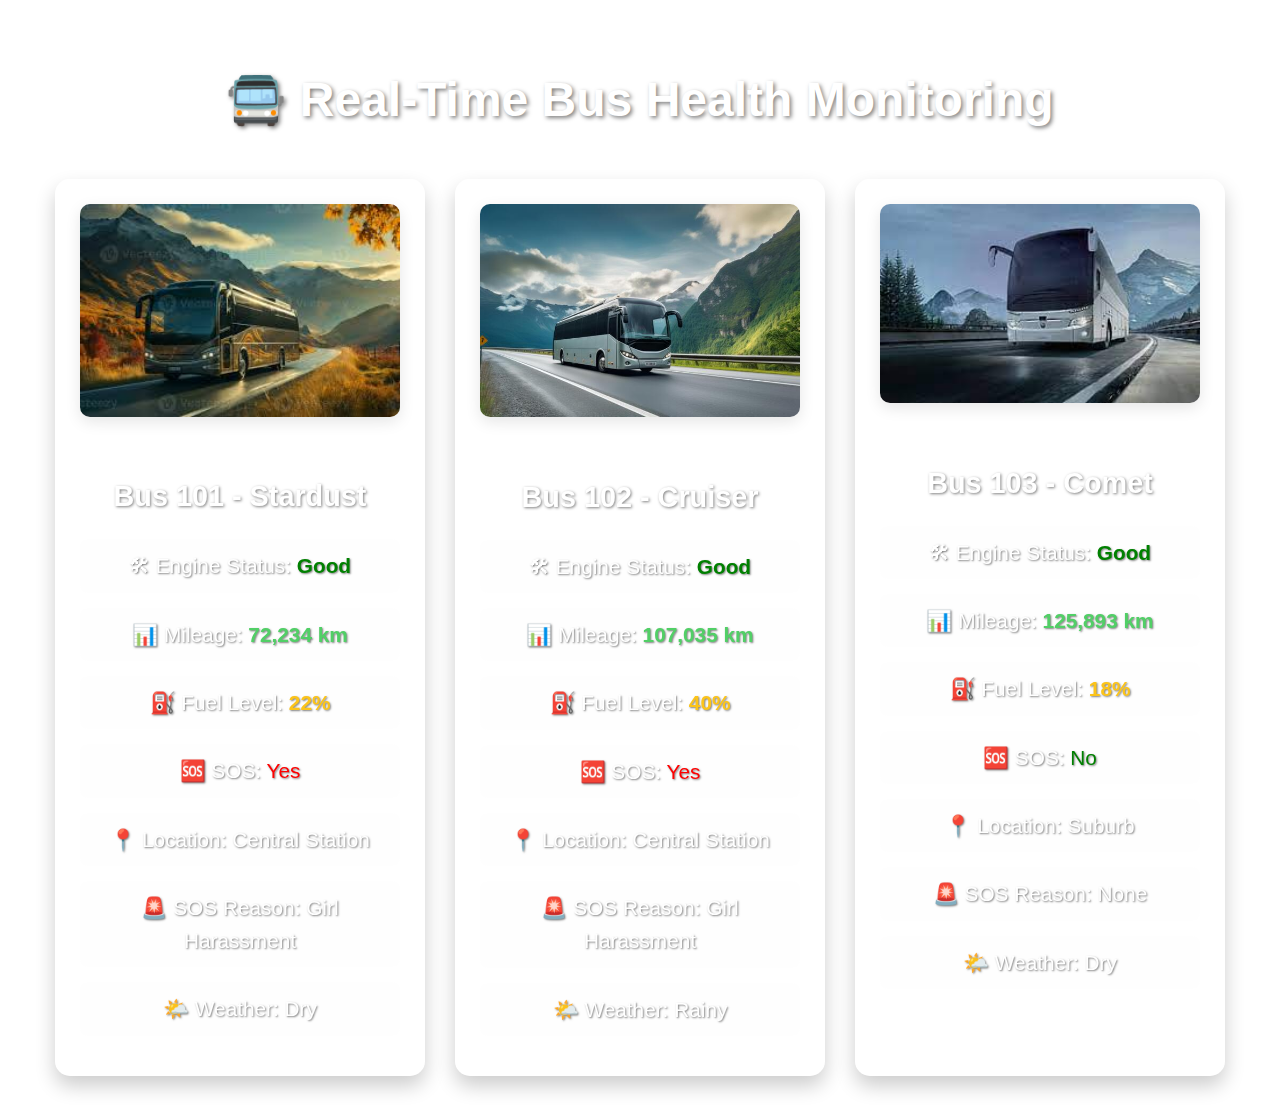
<file: Real time/index.html>
<!DOCTYPE html>
<html lang="en">
<head>
    <meta charset="UTF-8">
    <meta name="viewport" content="width=device-width, initial-scale=1.0">
    <title>Bus Health Monitor</title>
    <link rel="stylesheet" href="./style.css">
</head>
<body>
    <header>
        <h1>🚍 Real-Time Bus Health Monitoring</h1>
    </header>
    <div class="bus-container">
        <!-- Bus 1 -->
        <div class="bus">
            <img src="images.jpg" >
            <h2>Bus 101</h2>
            <div class="status">
                <span>🛠 Engine Status: <span id="engine-101">Loading...</span></span>
            </div>
            <div class="status">
                <span>📊 Mileage: <span id="mileage-101">Loading...</span></span>
            </div>
            <div class="status">
                <span>⛽ Fuel Level: <span id="fuel-101">Loading...</span></span>
            </div>
            <div class="status">
                <span>🆘 SOS: <span id="sos-101">No</span></span>
            </div>
        </div>

        <!-- Bus 2 -->
        <div class="bus">
            <img src="images1.jpg" >
            <h2>Bus 102</h2>
            <div class="status">
                <span>🛠 Engine Status: <span id="engine-102">Loading...</span></span>
            </div>
            <div class="status">
                <span>📊 Mileage: <span id="mileage-102">Loading...</span></span>
            </div>
            <div class="status">
                <span>⛽ Fuel Level: <span id="fuel-102">Loading...</span></span>
            </div>
            <div class="status">
                <span>🆘 SOS: <span id="sos-102">No</span></span>
            </div>
        </div>

        <!-- Bus 3 -->
        <div class="bus">
            <img src="images2.jpg" >
            <h2>Bus 103</h2>
            <div class="status">
                <span>🛠 Engine Status: <span id="engine-103">Loading...</span></span>
            </div>
            <div class="status">
                <span>📊 Mileage: <span id="mileage-103">Loading...</span></span>
            </div>
            <div class="status">
                <span>⛽ Fuel Level: <span id="fuel-103">Loading...</span></span>
            </div>
            <div class="status">
                <span>🆘 SOS: <span id="sos-103">No</span></span>
            </div>
        </div>
    </div>

    <script src="script.js"></script>
</body>
</html>
</file>
<file: Real time/style.css>
body {
    font-family: 'Roboto', sans-serif;
    background: url('https://images.unsplash.com/photo-1544620347-c4fd4a3d5957?ixlib=rb-1.2.1&auto=format&fit=crop&w=1950&q=80') no-repeat center center fixed;
    background-size: cover;
    color: #333;
    margin: 0;
    padding: 30px;
    line-height: 1.6;
}

header h1 {
    text-align: center;
    font-size: 3em;
    color: #ffffff;
    margin-bottom: 40px;
    text-shadow: 2px 2px 4px rgba(0, 0, 0, 0.5);
}

.bus-container {
    display: flex;
    justify-content: center;
    flex-wrap: wrap;
    gap: 30px;
}

.bus {
    background-color: rgba(255, 255, 255, 0.2);
    border: none;
    border-radius: 15px;
    padding: 25px;
    width: 320px;
    box-shadow: 0 10px 20px rgba(0, 0, 0, 0.2);
    text-align: center;
    transition: all 0.3s ease;
    backdrop-filter: blur(10px);
}

.bus:hover {
    transform: translateY(-10px);
    box-shadow: 0 15px 30px rgba(0, 0, 0, 0.3);
    background-color: rgba(255, 255, 255, 0.3);
}

.bus img {
    width: 100%;
    height: auto;
    border-radius: 10px;
    margin-bottom: 25px;
    box-shadow: 0 5px 15px rgba(0, 0, 0, 0.1);
}

.bus h2 {
    font-size: 1.8em;
    color: #ffffff;
    margin-bottom: 20px;
    text-shadow: 1px 1px 3px rgba(0, 0, 0, 0.5);
}

.status {
    font-size: 1.3em;
    margin: 15px 0;
    padding: 10px;
    background-color: rgba(248, 249, 250, 0.2);
    border-radius: 8px;
    transition: background-color 0.3s ease;
}

.status:hover {
    background-color: rgba(233, 236, 239, 0.3);
}

.status span {
    color: #ffffff;
    font-weight: 500;
    text-shadow: 1px 1px 2px rgba(0, 0, 0, 0.5);
}

.status span#engine-101,
.status span#engine-102,
.status span#engine-103 {
    color: #ff6b6b;
    font-weight: bold;
}

.status span#mileage-101,
.status span#mileage-102,
.status span#mileage-103 {
    color: #51cf66;
    font-weight: bold;
}

.status span#fuel-101,
.status span#fuel-102,
.status span#fuel-103 {
    color: #fcc419;
    font-weight: bold;
}
</file>
